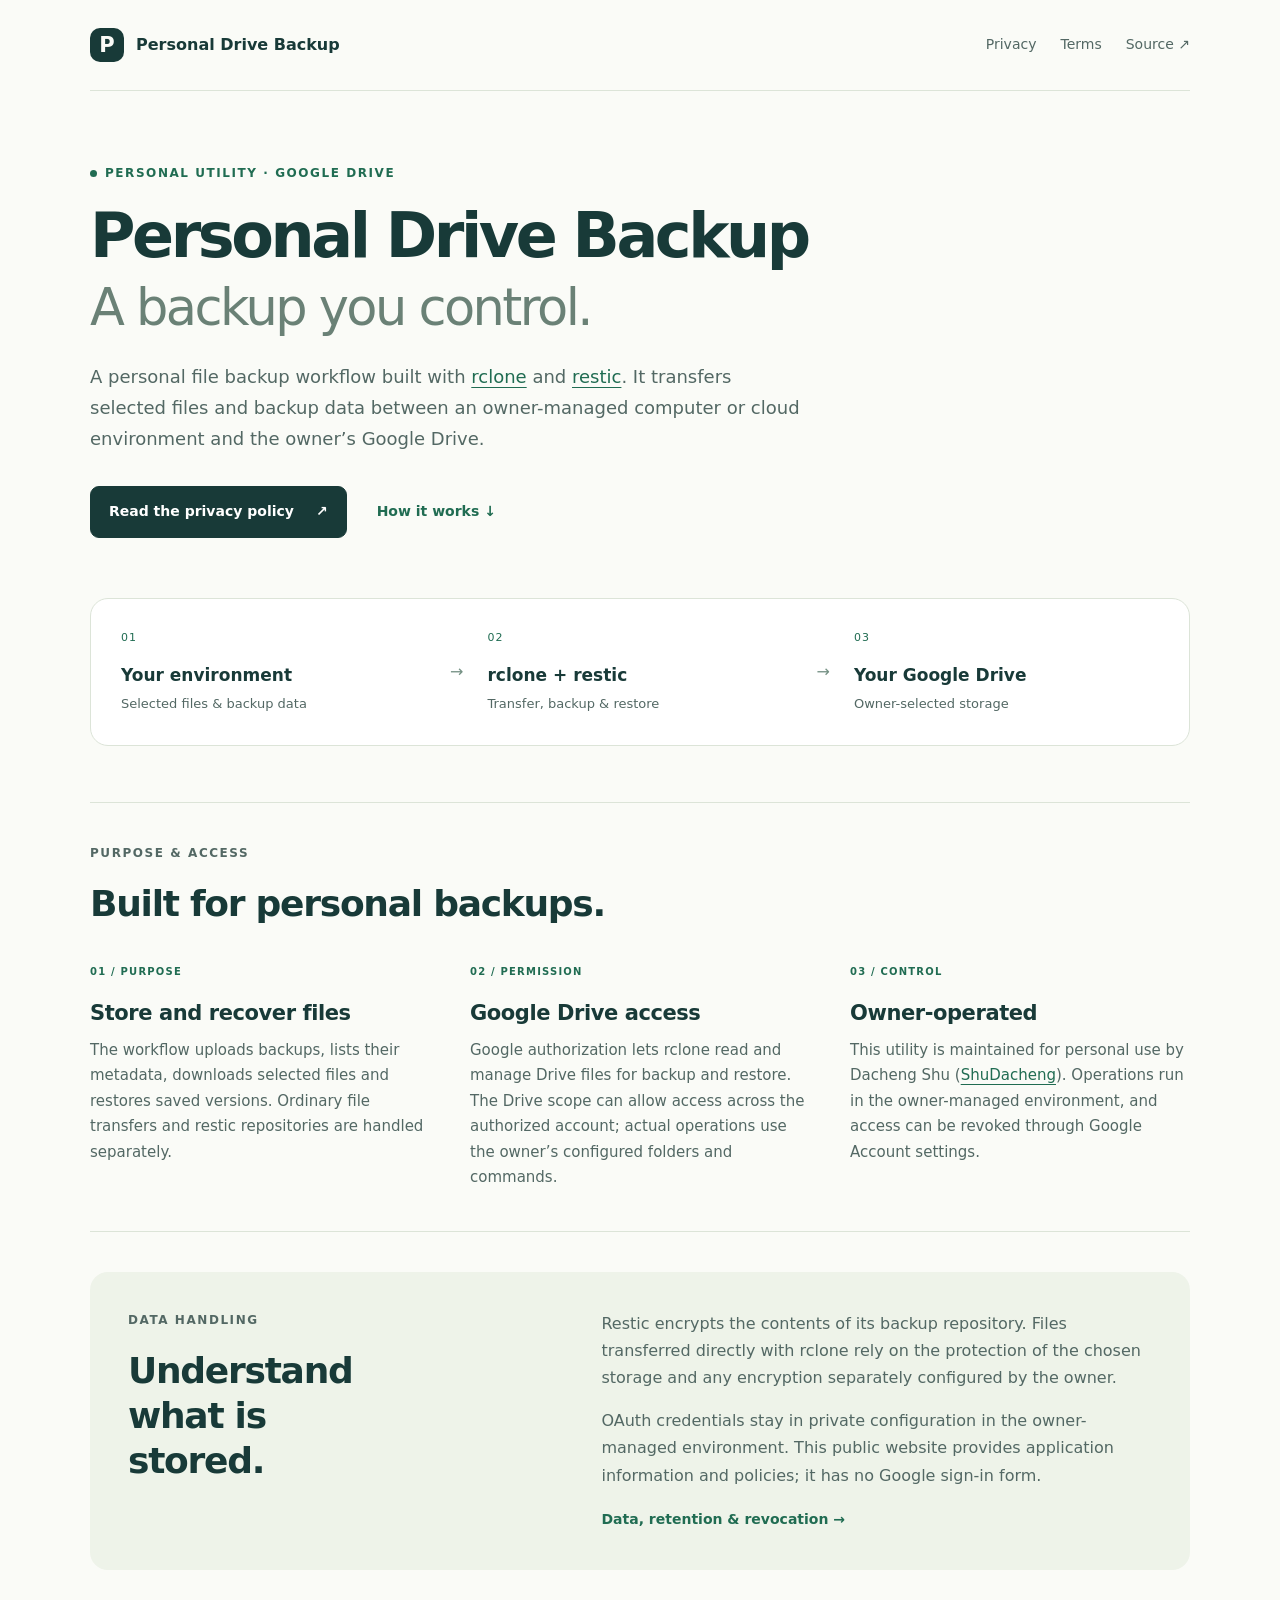
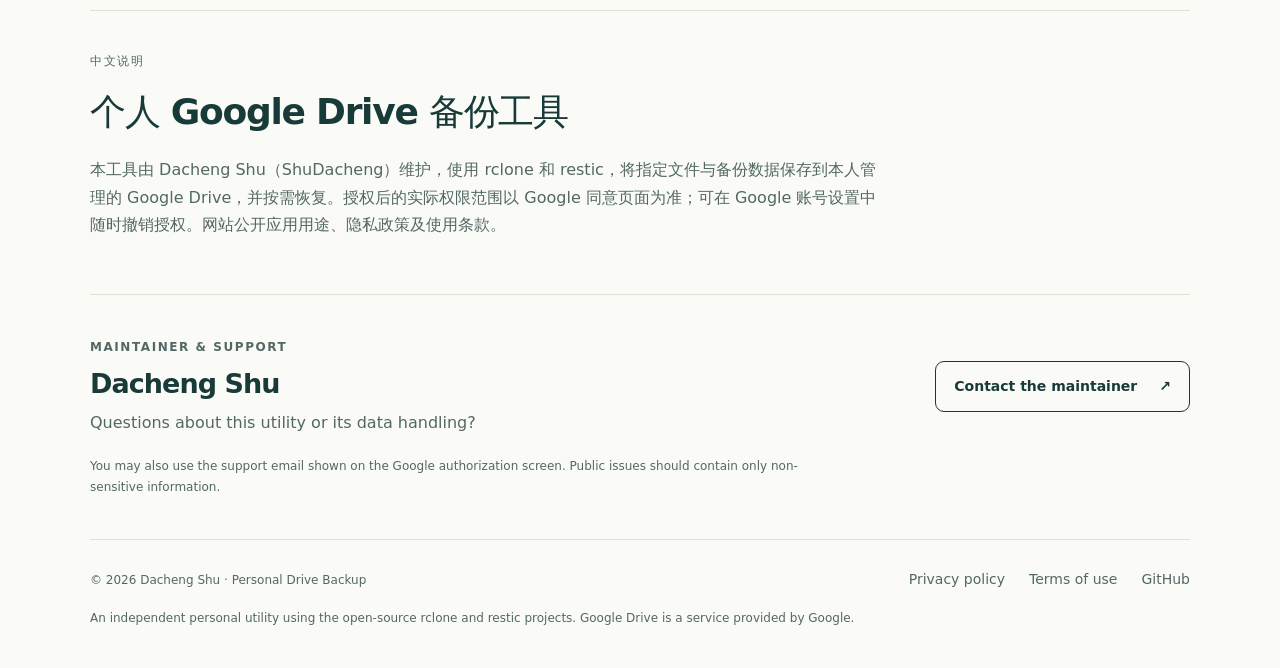
<file: index.html>
<!doctype html>
<html lang="en">
<head>
  <meta charset="utf-8">
  <meta name="viewport" content="width=device-width, initial-scale=1">
  <meta name="description" content="Personal Drive Backup is a personal file backup utility maintained by Dacheng Shu, using rclone and restic with Google Drive.">
  <meta name="color-scheme" content="light">
  <title>Personal Drive Backup — rclone &amp; Google Drive</title>
  <link rel="canonical" href="https://shudacheng.github.io/rclone-oauth-pages/">
  <link rel="icon" href="favicon.svg" type="image/svg+xml">
  <link rel="stylesheet" href="styles.css">
</head>
<body>
  <a class="skip" href="#main">Skip to content</a>
  <header class="header wrap">
    <a class="brand" href="./" aria-current="page"><span class="brand-mark" aria-hidden="true">P</span>Personal Drive Backup</a>
    <nav aria-label="Main navigation"><a href="privacy.html">Privacy</a><a href="terms.html">Terms</a><a href="https://github.com/ShuDacheng/rclone-oauth-pages">Source <span aria-hidden="true">↗</span></a></nav>
  </header>
  <main id="main">
    <section class="hero wrap">
      <p class="eyebrow"><span class="dot" aria-hidden="true"></span>Personal utility · Google Drive</p>
      <h1>Personal Drive Backup</h1>
      <p class="headline">A backup you control.</p>
      <p class="lead">A personal file backup workflow built with <a href="https://rclone.org/">rclone</a> and <a href="https://restic.net/">restic</a>. It transfers selected files and backup data between an owner-managed computer or cloud environment and the owner’s Google Drive.</p>
      <div class="actions"><a class="button" href="privacy.html">Read the privacy policy <span aria-hidden="true">↗</span></a><a class="text-link" href="#about">How it works <span aria-hidden="true">↓</span></a></div>
      <div class="flow" aria-label="Files travel from an owner-managed environment through rclone to Google Drive">
        <div><span class="step">01</span><strong>Your environment</strong><span>Selected files &amp; backup data</span></div>
        <span class="arrow" aria-hidden="true">→</span>
        <div><span class="step">02</span><strong>rclone + restic</strong><span>Transfer, backup &amp; restore</span></div>
        <span class="arrow" aria-hidden="true">→</span>
        <div><span class="step">03</span><strong>Your Google Drive</strong><span>Owner-selected storage</span></div>
      </div>
    </section>
    <section id="about" class="section wrap">
      <div class="section-heading"><p class="eyebrow">Purpose &amp; access</p><h2>Built for personal backups.</h2></div>
      <div class="columns">
        <article><span class="number">01 / PURPOSE</span><h3>Store and recover files</h3><p>The workflow uploads backups, lists their metadata, downloads selected files and restores saved versions. Ordinary file transfers and restic repositories are handled separately.</p></article>
        <article><span class="number">02 / PERMISSION</span><h3>Google Drive access</h3><p>Google authorization lets rclone read and manage Drive files for backup and restore. The Drive scope can allow access across the authorized account; actual operations use the owner’s configured folders and commands.</p></article>
        <article><span class="number">03 / CONTROL</span><h3>Owner-operated</h3><p>This utility is maintained for personal use by Dacheng Shu (<a href="https://github.com/ShuDacheng">ShuDacheng</a>). Operations run in the owner-managed environment, and access can be revoked through Google Account settings.</p></article>
      </div>
    </section>
    <section class="section wrap">
      <div class="notice"><div><p class="eyebrow">Data handling</p><h2>Understand what is stored.</h2></div><div><p>Restic encrypts the contents of its backup repository. Files transferred directly with rclone rely on the protection of the chosen storage and any encryption separately configured by the owner.</p><p>OAuth credentials stay in private configuration in the owner-managed environment. This public website provides application information and policies; it has no Google sign-in form.</p><a class="text-link" href="privacy.html">Data, retention &amp; revocation <span aria-hidden="true">→</span></a></div></div>
    </section>
    <section class="section wrap" lang="zh-CN">
      <p class="eyebrow">中文说明</p><h2>个人 Google Drive 备份工具</h2><p class="reading">本工具由 Dacheng Shu（ShuDacheng）维护，使用 rclone 和 restic，将指定文件与备份数据保存到本人管理的 Google Drive，并按需恢复。授权后的实际权限范围以 Google 同意页面为准；可在 Google 账号设置中随时撤销授权。网站公开应用用途、隐私政策及使用条款。</p>
    </section>
    <section class="contact wrap" id="contact"><div><p class="eyebrow">Maintainer &amp; support</p><h2>Dacheng Shu</h2><p>Questions about this utility or its data handling?</p></div><a class="button outline" href="https://github.com/ShuDacheng/rclone-oauth-pages/issues/new">Contact the maintainer <span aria-hidden="true">↗</span></a><p class="small">You may also use the support email shown on the Google authorization screen. Public issues should contain only non-sensitive information.</p></section>
  </main>
  <footer class="footer wrap"><span>© 2026 Dacheng Shu · Personal Drive Backup</span><nav aria-label="Footer navigation"><a href="privacy.html">Privacy policy</a><a href="terms.html">Terms of use</a><a href="https://github.com/ShuDacheng/rclone-oauth-pages">GitHub</a></nav><p class="small">An independent personal utility using the open-source rclone and restic projects. Google Drive is a service provided by Google.</p></footer>
</body>
</html>
</file>
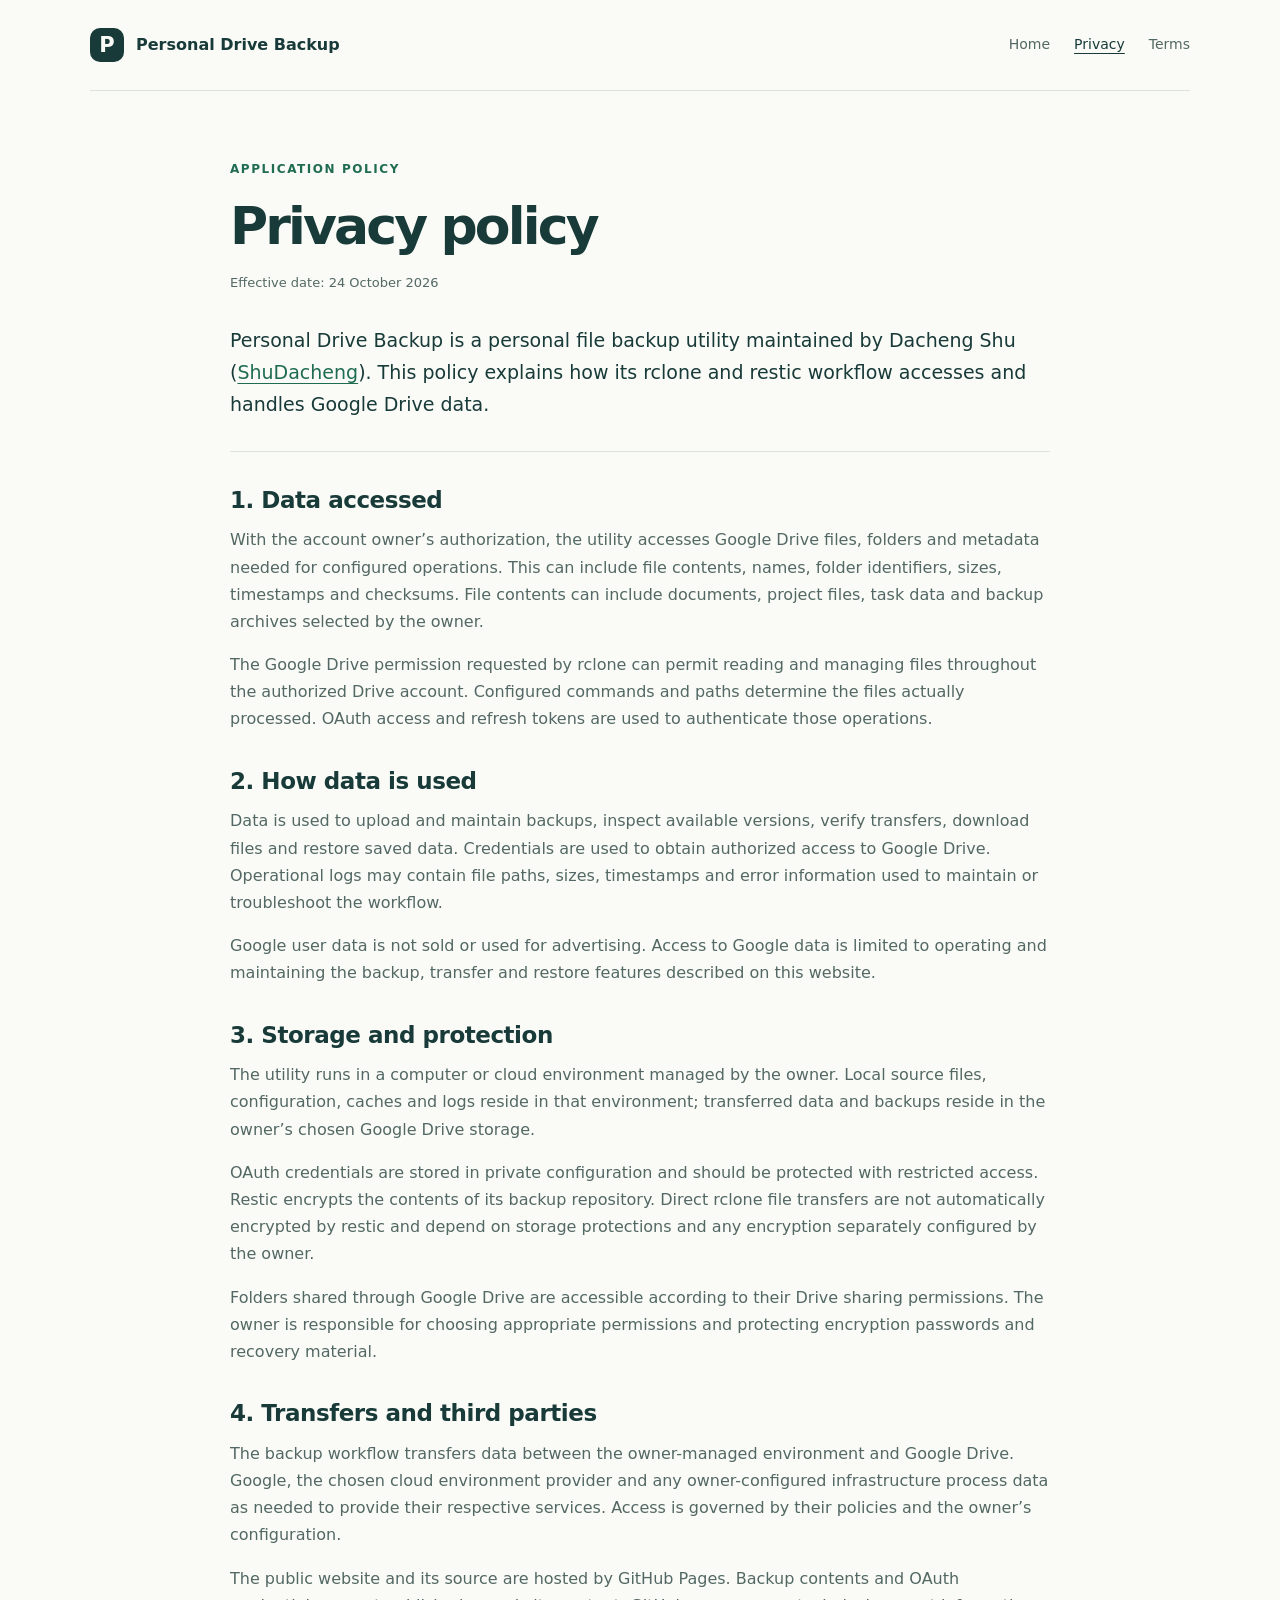
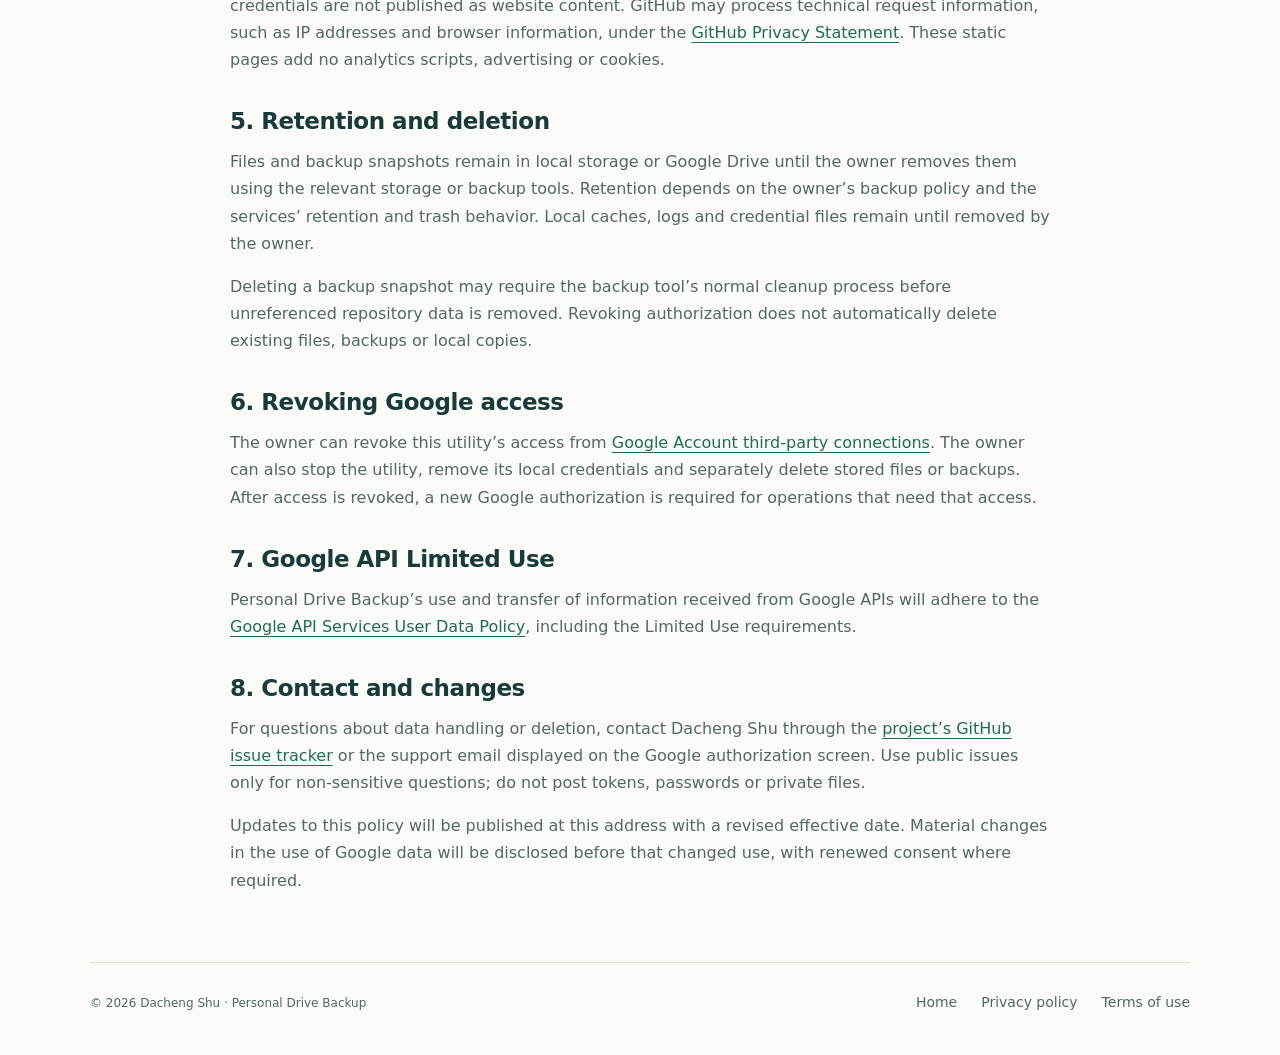
<file: privacy.html>
<!doctype html>
<html lang="en">
<head>
  <meta charset="utf-8">
  <meta name="viewport" content="width=device-width, initial-scale=1">
  <meta name="description" content="Privacy policy for Personal Drive Backup, covering Google Drive access, backup data, storage, retention and revocation.">
  <meta name="color-scheme" content="light">
  <title>Privacy Policy — Personal Drive Backup</title>
  <link rel="canonical" href="https://shudacheng.github.io/rclone-oauth-pages/privacy.html">
  <link rel="icon" href="favicon.svg" type="image/svg+xml">
  <link rel="stylesheet" href="styles.css">
</head>
<body>
  <a class="skip" href="#main">Skip to content</a>
  <header class="header wrap"><a class="brand" href="./"><span class="brand-mark" aria-hidden="true">P</span>Personal Drive Backup</a><nav aria-label="Main navigation"><a href="./">Home</a><a href="privacy.html" aria-current="page">Privacy</a><a href="terms.html">Terms</a></nav></header>
  <main id="main" class="document wrap">
    <p class="eyebrow">Application policy</p><h1>Privacy policy</h1><p class="updated">Effective date: 24 October 2026</p>
    <p class="intro">Personal Drive Backup is a personal file backup utility maintained by Dacheng Shu (<a href="https://github.com/ShuDacheng">ShuDacheng</a>). This policy explains how its rclone and restic workflow accesses and handles Google Drive data.</p>
    <section><h2>1. Data accessed</h2><p>With the account owner’s authorization, the utility accesses Google Drive files, folders and metadata needed for configured operations. This can include file contents, names, folder identifiers, sizes, timestamps and checksums. File contents can include documents, project files, task data and backup archives selected by the owner.</p><p>The Google Drive permission requested by rclone can permit reading and managing files throughout the authorized Drive account. Configured commands and paths determine the files actually processed. OAuth access and refresh tokens are used to authenticate those operations.</p></section>
    <section><h2>2. How data is used</h2><p>Data is used to upload and maintain backups, inspect available versions, verify transfers, download files and restore saved data. Credentials are used to obtain authorized access to Google Drive. Operational logs may contain file paths, sizes, timestamps and error information used to maintain or troubleshoot the workflow.</p><p>Google user data is not sold or used for advertising. Access to Google data is limited to operating and maintaining the backup, transfer and restore features described on this website.</p></section>
    <section><h2>3. Storage and protection</h2><p>The utility runs in a computer or cloud environment managed by the owner. Local source files, configuration, caches and logs reside in that environment; transferred data and backups reside in the owner’s chosen Google Drive storage.</p><p>OAuth credentials are stored in private configuration and should be protected with restricted access. Restic encrypts the contents of its backup repository. Direct rclone file transfers are not automatically encrypted by restic and depend on storage protections and any encryption separately configured by the owner.</p><p>Folders shared through Google Drive are accessible according to their Drive sharing permissions. The owner is responsible for choosing appropriate permissions and protecting encryption passwords and recovery material.</p></section>
    <section><h2>4. Transfers and third parties</h2><p>The backup workflow transfers data between the owner-managed environment and Google Drive. Google, the chosen cloud environment provider and any owner-configured infrastructure process data as needed to provide their respective services. Access is governed by their policies and the owner’s configuration.</p><p>The public website and its source are hosted by GitHub Pages. Backup contents and OAuth credentials are not published as website content. GitHub may process technical request information, such as IP addresses and browser information, under the <a href="https://docs.github.com/en/site-policy/privacy-policies/github-general-privacy-statement">GitHub Privacy Statement</a>. These static pages add no analytics scripts, advertising or cookies.</p></section>
    <section><h2>5. Retention and deletion</h2><p>Files and backup snapshots remain in local storage or Google Drive until the owner removes them using the relevant storage or backup tools. Retention depends on the owner’s backup policy and the services’ retention and trash behavior. Local caches, logs and credential files remain until removed by the owner.</p><p>Deleting a backup snapshot may require the backup tool’s normal cleanup process before unreferenced repository data is removed. Revoking authorization does not automatically delete existing files, backups or local copies.</p></section>
    <section><h2>6. Revoking Google access</h2><p>The owner can revoke this utility’s access from <a href="https://myaccount.google.com/connections">Google Account third-party connections</a>. The owner can also stop the utility, remove its local credentials and separately delete stored files or backups. After access is revoked, a new Google authorization is required for operations that need that access.</p></section>
    <section><h2>7. Google API Limited Use</h2><p>Personal Drive Backup’s use and transfer of information received from Google APIs will adhere to the <a href="https://developers.google.com/terms/api-services-user-data-policy">Google API Services User Data Policy</a>, including the Limited Use requirements.</p></section>
    <section><h2>8. Contact and changes</h2><p>For questions about data handling or deletion, contact Dacheng Shu through the <a href="https://github.com/ShuDacheng/rclone-oauth-pages/issues/new">project’s GitHub issue tracker</a> or the support email displayed on the Google authorization screen. Use public issues only for non-sensitive questions; do not post tokens, passwords or private files.</p><p>Updates to this policy will be published at this address with a revised effective date. Material changes in the use of Google data will be disclosed before that changed use, with renewed consent where required.</p></section>
  </main>
  <footer class="footer wrap"><span>© 2026 Dacheng Shu · Personal Drive Backup</span><nav aria-label="Footer navigation"><a href="./">Home</a><a href="privacy.html">Privacy policy</a><a href="terms.html">Terms of use</a></nav></footer>
</body>
</html>
</file>
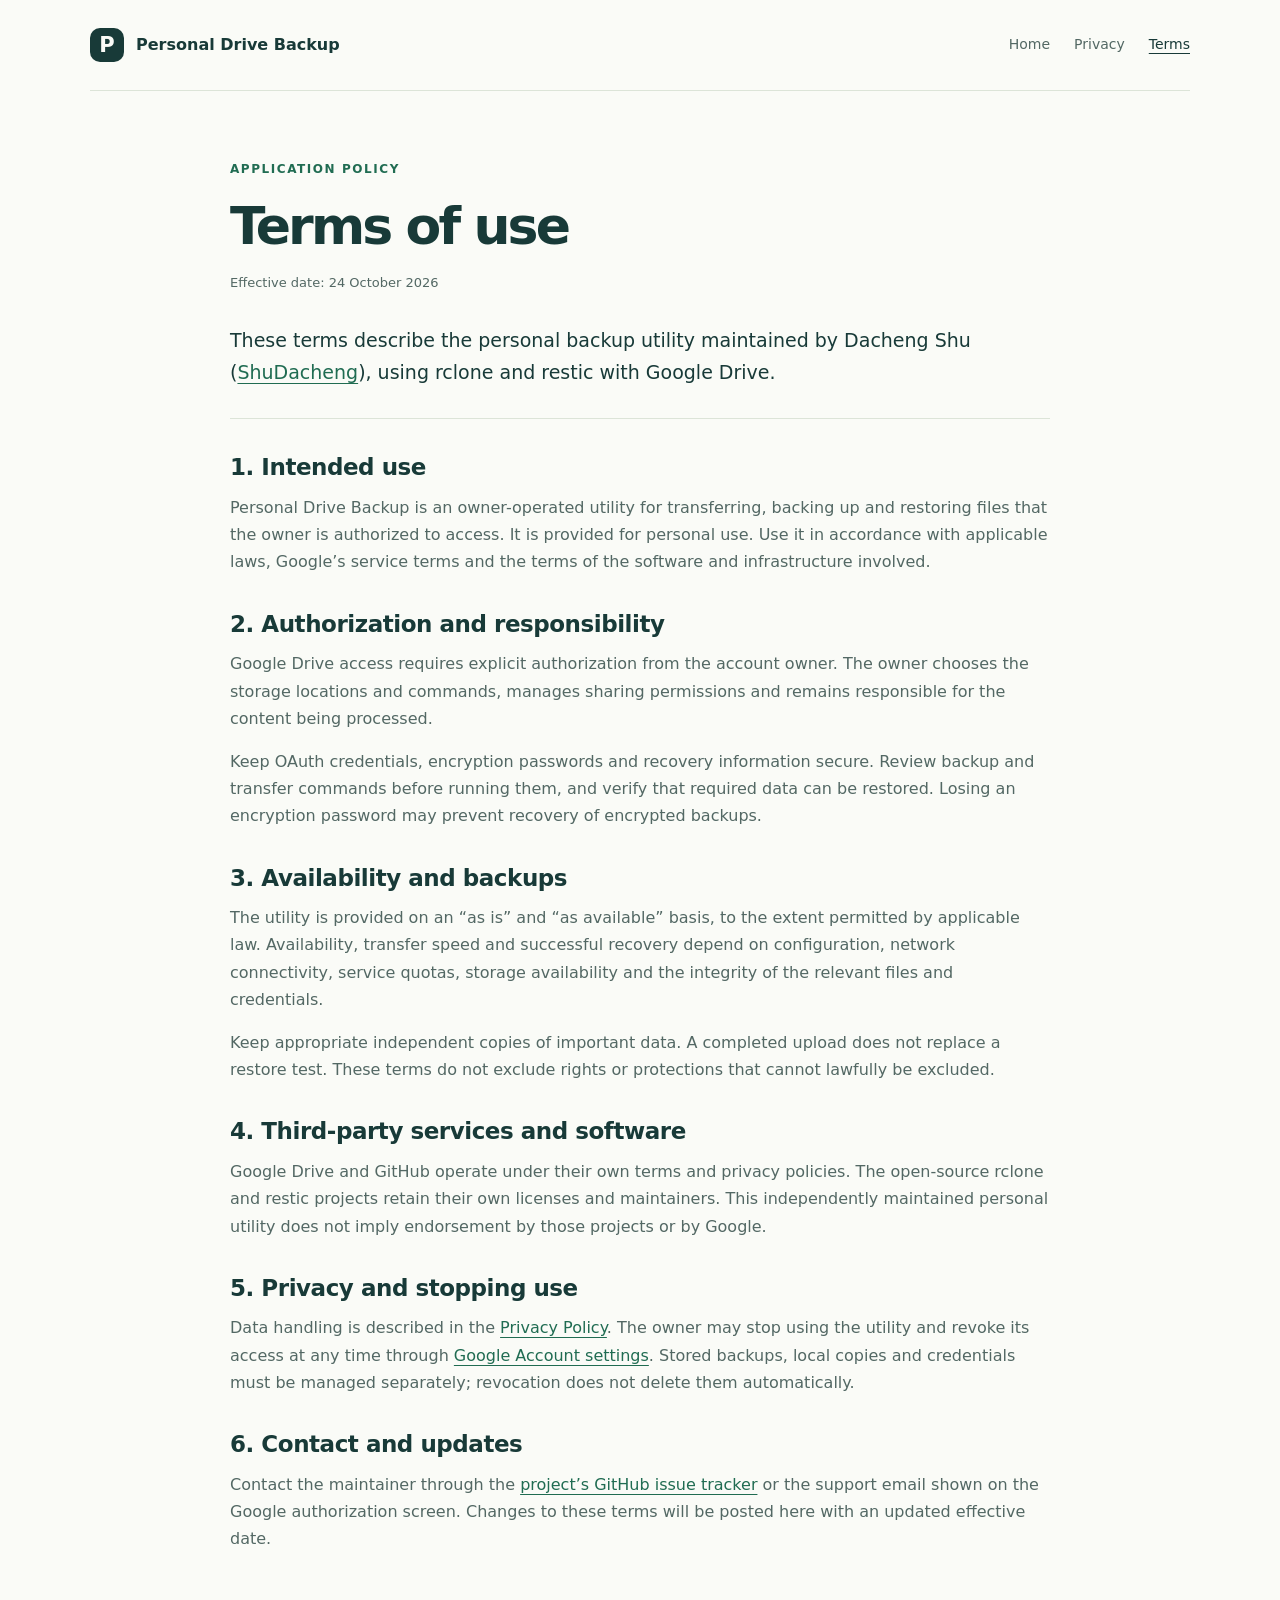
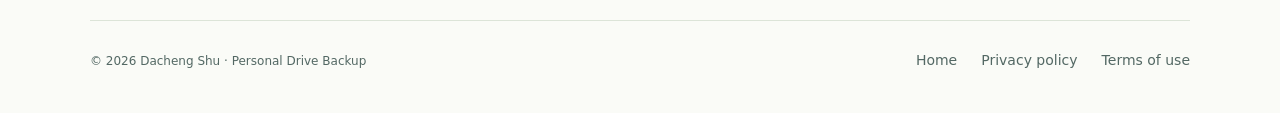
<file: terms.html>
<!doctype html>
<html lang="en">
<head>
  <meta charset="utf-8">
  <meta name="viewport" content="width=device-width, initial-scale=1">
  <meta name="description" content="Terms of use for Personal Drive Backup, a personal rclone and restic backup workflow for Google Drive.">
  <meta name="color-scheme" content="light">
  <title>Terms of Use — Personal Drive Backup</title>
  <link rel="canonical" href="https://shudacheng.github.io/rclone-oauth-pages/terms.html">
  <link rel="icon" href="favicon.svg" type="image/svg+xml">
  <link rel="stylesheet" href="styles.css">
</head>
<body>
  <a class="skip" href="#main">Skip to content</a>
  <header class="header wrap"><a class="brand" href="./"><span class="brand-mark" aria-hidden="true">P</span>Personal Drive Backup</a><nav aria-label="Main navigation"><a href="./">Home</a><a href="privacy.html">Privacy</a><a href="terms.html" aria-current="page">Terms</a></nav></header>
  <main id="main" class="document wrap">
    <p class="eyebrow">Application policy</p><h1>Terms of use</h1><p class="updated">Effective date: 24 October 2026</p>
    <p class="intro">These terms describe the personal backup utility maintained by Dacheng Shu (<a href="https://github.com/ShuDacheng">ShuDacheng</a>), using rclone and restic with Google Drive.</p>
    <section><h2>1. Intended use</h2><p>Personal Drive Backup is an owner-operated utility for transferring, backing up and restoring files that the owner is authorized to access. It is provided for personal use. Use it in accordance with applicable laws, Google’s service terms and the terms of the software and infrastructure involved.</p></section>
    <section><h2>2. Authorization and responsibility</h2><p>Google Drive access requires explicit authorization from the account owner. The owner chooses the storage locations and commands, manages sharing permissions and remains responsible for the content being processed.</p><p>Keep OAuth credentials, encryption passwords and recovery information secure. Review backup and transfer commands before running them, and verify that required data can be restored. Losing an encryption password may prevent recovery of encrypted backups.</p></section>
    <section><h2>3. Availability and backups</h2><p>The utility is provided on an “as is” and “as available” basis, to the extent permitted by applicable law. Availability, transfer speed and successful recovery depend on configuration, network connectivity, service quotas, storage availability and the integrity of the relevant files and credentials.</p><p>Keep appropriate independent copies of important data. A completed upload does not replace a restore test. These terms do not exclude rights or protections that cannot lawfully be excluded.</p></section>
    <section><h2>4. Third-party services and software</h2><p>Google Drive and GitHub operate under their own terms and privacy policies. The open-source rclone and restic projects retain their own licenses and maintainers. This independently maintained personal utility does not imply endorsement by those projects or by Google.</p></section>
    <section><h2>5. Privacy and stopping use</h2><p>Data handling is described in the <a href="privacy.html">Privacy Policy</a>. The owner may stop using the utility and revoke its access at any time through <a href="https://myaccount.google.com/connections">Google Account settings</a>. Stored backups, local copies and credentials must be managed separately; revocation does not delete them automatically.</p></section>
    <section><h2>6. Contact and updates</h2><p>Contact the maintainer through the <a href="https://github.com/ShuDacheng/rclone-oauth-pages/issues/new">project’s GitHub issue tracker</a> or the support email shown on the Google authorization screen. Changes to these terms will be posted here with an updated effective date.</p></section>
  </main>
  <footer class="footer wrap"><span>© 2026 Dacheng Shu · Personal Drive Backup</span><nav aria-label="Footer navigation"><a href="./">Home</a><a href="privacy.html">Privacy policy</a><a href="terms.html">Terms of use</a></nav></footer>
</body>
</html>
</file>
<file: styles.css>
:root{--ink:#183a38;--muted:#536864;--accent:#206c52;--paper:#fafbf7;--line:#dce4d8;--soft:#eef3e9;--white:#fff;--radius:18px;font-family:Inter,ui-sans-serif,system-ui,-apple-system,BlinkMacSystemFont,"Segoe UI",sans-serif;color:var(--ink);background:var(--paper);font-synthesis:none;text-rendering:optimizeLegibility}
*{box-sizing:border-box}html{scroll-behavior:smooth;scroll-padding-top:24px}body{margin:0;line-height:1.7}a{color:var(--accent);text-underline-offset:4px}a:hover{text-decoration-thickness:2px}a:focus-visible{outline:3px solid #bc7409;outline-offset:5px;border-radius:3px}.wrap{width:min(1100px,calc(100% - 64px));margin-inline:auto}.skip{position:absolute;left:16px;top:-80px;background:var(--white);padding:12px 20px;z-index:10}.skip:focus{top:12px}.header{display:flex;align-items:center;justify-content:space-between;gap:24px;padding-block:28px;border-bottom:1px solid var(--line)}.brand{display:inline-flex;align-items:center;gap:12px;font-size:16px;font-weight:700;text-decoration:none;color:var(--ink)}.brand-mark{display:grid;place-items:center;background:var(--ink);color:var(--paper);width:34px;height:34px;border-radius:10px;font-size:21px}.header nav,.footer nav{display:flex;gap:24px;flex-wrap:wrap}.header nav a,.footer nav a{font-size:14px;color:var(--muted);text-decoration:none}.header nav a:hover,.footer nav a:hover,.header nav a[aria-current=page]{color:var(--ink);text-decoration:underline}.hero{padding-top:72px;padding-bottom:56px}.eyebrow{margin:0 0 18px;font-size:12px;font-weight:700;letter-spacing:.13em;text-transform:uppercase;color:var(--accent);display:flex;align-items:center;gap:8px}.dot{display:inline-block;width:7px;height:7px;background:var(--accent);border-radius:50%}h1,h2,h3,p{overflow-wrap:break-word}h1{font-size:clamp(36px,5.2vw,62px);letter-spacing:-.055em;line-height:1.12;font-weight:650;margin:0}h2{font-size:clamp(26px,3vw,36px);line-height:1.25;letter-spacing:-.035em;margin:0 0 22px;font-weight:600}h3{font-size:21px;line-height:1.35;letter-spacing:-.02em;margin:16px 0 10px}.headline{font-size:clamp(28px,4.3vw,51px);letter-spacing:-.05em;line-height:1.15;margin:8px 0 25px;color:#6a8176}.lead{font-size:18px;max-width:720px;color:var(--muted);margin:0}.actions{display:flex;align-items:center;gap:30px;flex-wrap:wrap;margin-top:32px}.button{display:inline-flex;align-items:center;justify-content:space-between;gap:22px;background:var(--ink);color:var(--white);border:1px solid var(--ink);border-radius:9px;padding:13px 18px;text-decoration:none;font-size:14px;font-weight:600}.button:hover{background:var(--accent);border-color:var(--accent)}.text-link{font-weight:600;font-size:14px;text-decoration:none}.text-link:hover{text-decoration:underline}.flow{display:grid;grid-template-columns:1fr auto 1fr auto 1fr;gap:24px;margin-top:60px;padding:30px;border:1px solid var(--line);border-radius:var(--radius);background:var(--white)}.flow>div{display:flex;flex-direction:column;gap:3px}.flow strong{font-size:17px}.flow>div>span:last-child{font-size:13px;color:var(--muted)}.step{font-size:11px;letter-spacing:.1em;color:var(--accent);margin-bottom:10px}.arrow{align-self:center;color:#759184}.section{padding-block:40px;border-top:1px solid var(--line)}.section-heading{margin-bottom:30px}.section p{color:var(--muted)}.columns{display:grid;grid-template-columns:repeat(3,minmax(0,1fr));gap:40px}.columns p{font-size:15px;margin:0}.number{font-size:10px;letter-spacing:.12em;color:var(--accent);font-weight:700}.notice{display:grid;grid-template-columns:1fr 1.3fr;gap:50px;background:var(--soft);padding:38px;border-radius:var(--radius)}.notice p:first-child{margin-top:0}.notice p:last-child{margin-bottom:0}.notice h2{max-width:260px}.reading{max-width:800px}.contact{display:flex;align-items:center;justify-content:space-between;gap:20px;flex-wrap:wrap;padding-block:42px;border-top:1px solid var(--line)}.contact h2{font-size:27px;margin-bottom:8px}.contact .eyebrow{margin-bottom:10px}.contact p{margin-top:0;margin-bottom:0;color:var(--muted)}.contact .small{flex-basis:100%;max-width:760px}.outline{background:transparent;color:var(--ink)}.outline:hover{color:var(--white)}.small{font-size:12px;color:var(--muted)}.footer{display:flex;justify-content:space-between;gap:16px;align-items:center;flex-wrap:wrap;font-size:12px;padding-block:28px 40px;border-top:1px solid var(--line);color:var(--muted)}.footer .small{flex-basis:100%;margin:0}.document{max-width:820px;padding-block:68px}.document h1{font-size:clamp(38px,5vw,52px);margin-bottom:16px}.updated{font-size:13px;color:var(--muted);margin-bottom:30px}.intro{font-size:19px;line-height:1.7;padding-bottom:30px;border-bottom:1px solid var(--line)}.document section{margin-top:34px}.document h2{font-size:23px;letter-spacing:-.02em;margin-bottom:12px}.document section p{font-size:16px;color:var(--muted);margin-top:0}.document section p:last-child{margin-bottom:0}
@media(max-width:760px){.wrap{width:calc(100% - 40px)}.header{align-items:flex-start;flex-direction:column;gap:16px;padding-block:22px}.header nav{gap:24px}.hero{padding-top:46px;padding-bottom:40px}.flow{gap:12px;padding:22px;margin-top:40px;grid-template-columns:1fr}.flow>div{padding-block:4px}.flow .arrow{transform:rotate(90deg);justify-self:start;margin-left:4px}.step{margin-bottom:4px}.columns{grid-template-columns:1fr;gap:28px}.section{padding-block:30px}.notice{grid-template-columns:1fr;gap:10px;padding:26px}.notice h2{max-width:none}.lead{font-size:17px}.actions{gap:22px}.document{padding-block:44px}.footer{align-items:flex-start;flex-direction:column}.contact{padding-block:32px}}
@media(prefers-reduced-motion:reduce){html{scroll-behavior:auto}}
</file>
